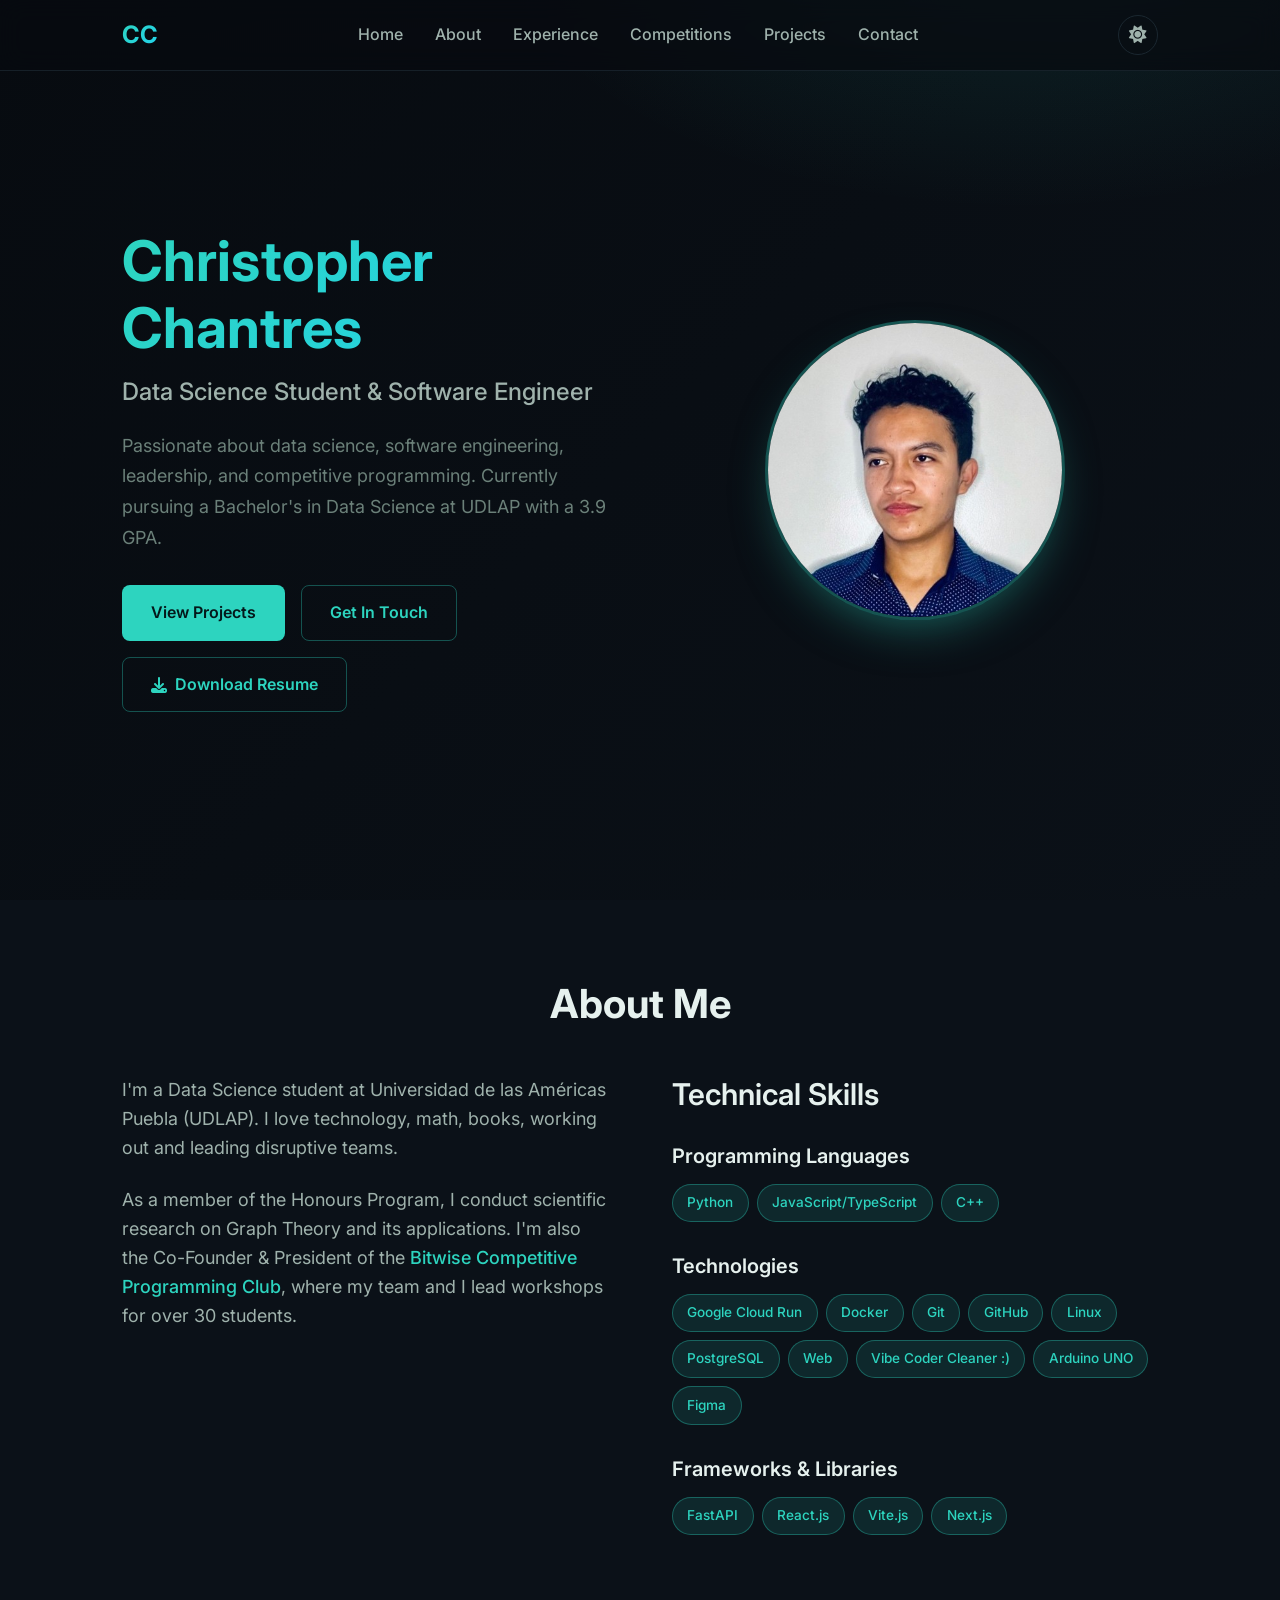
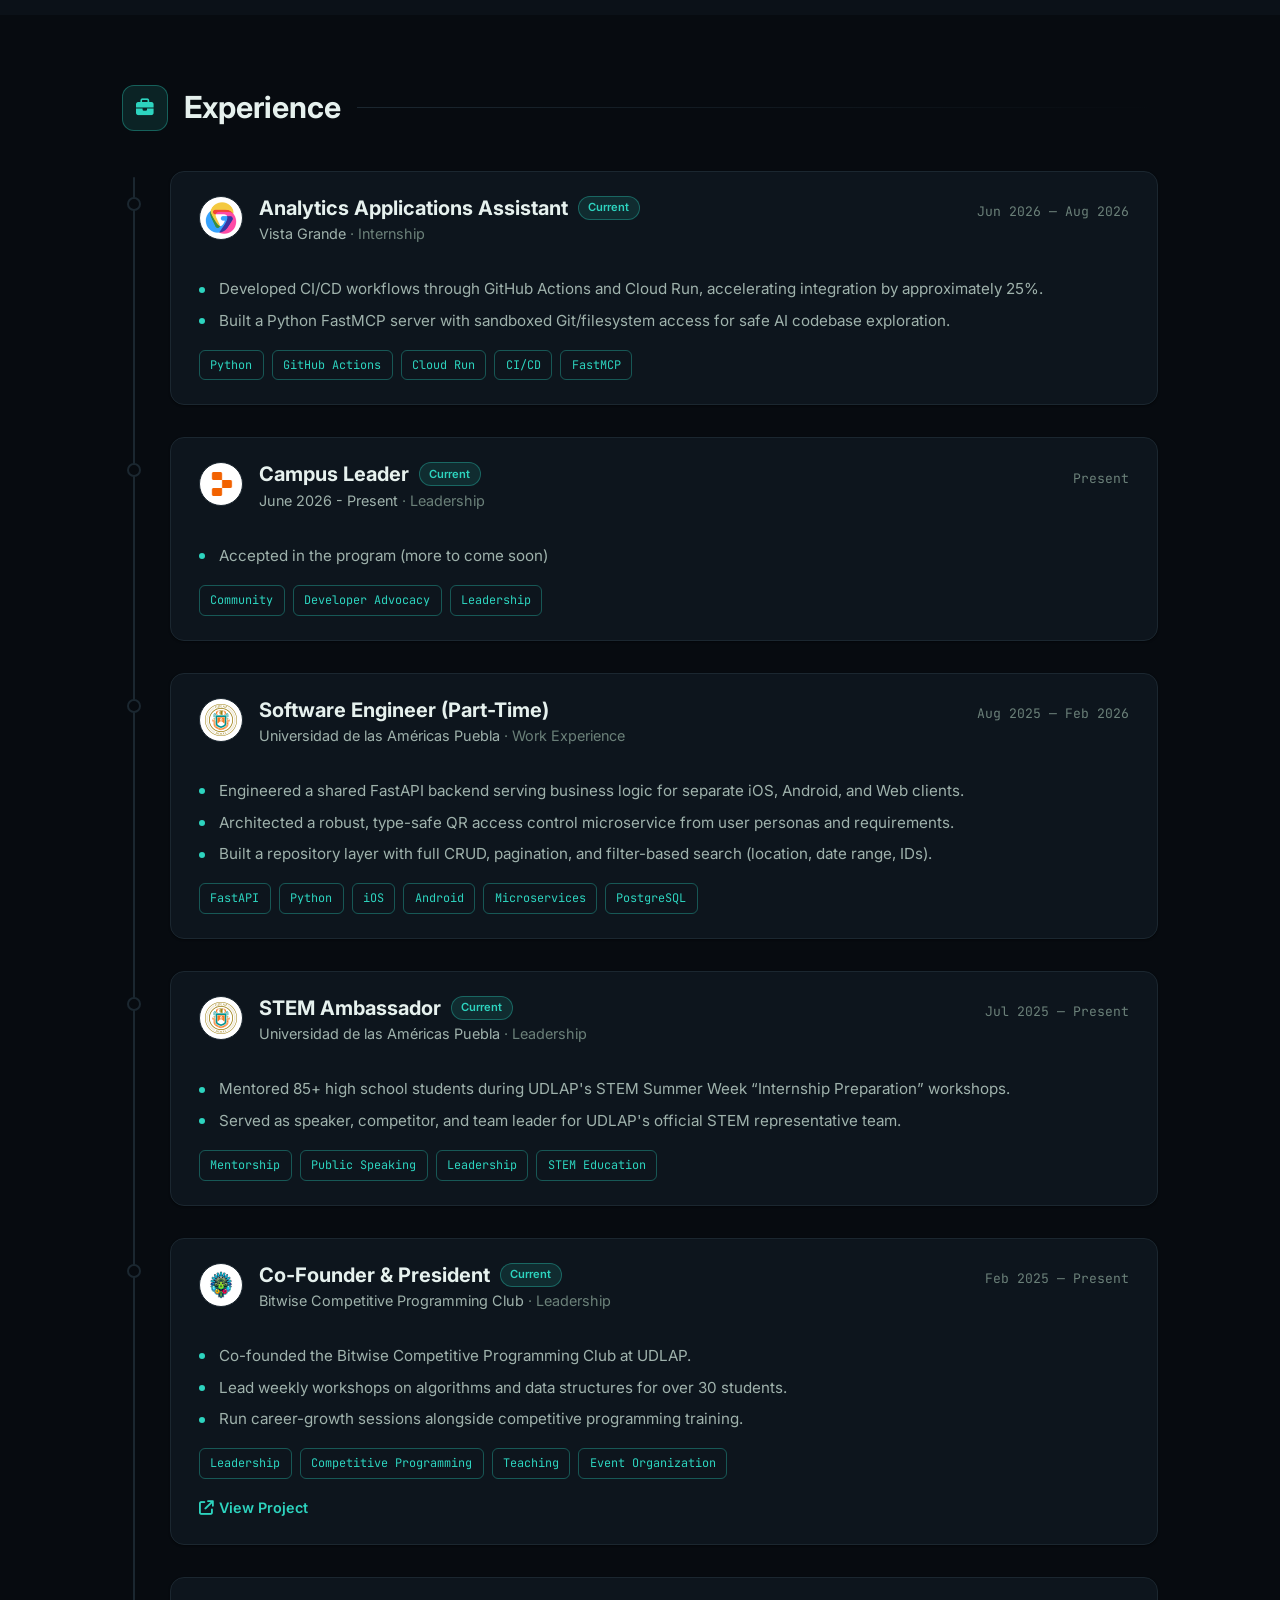
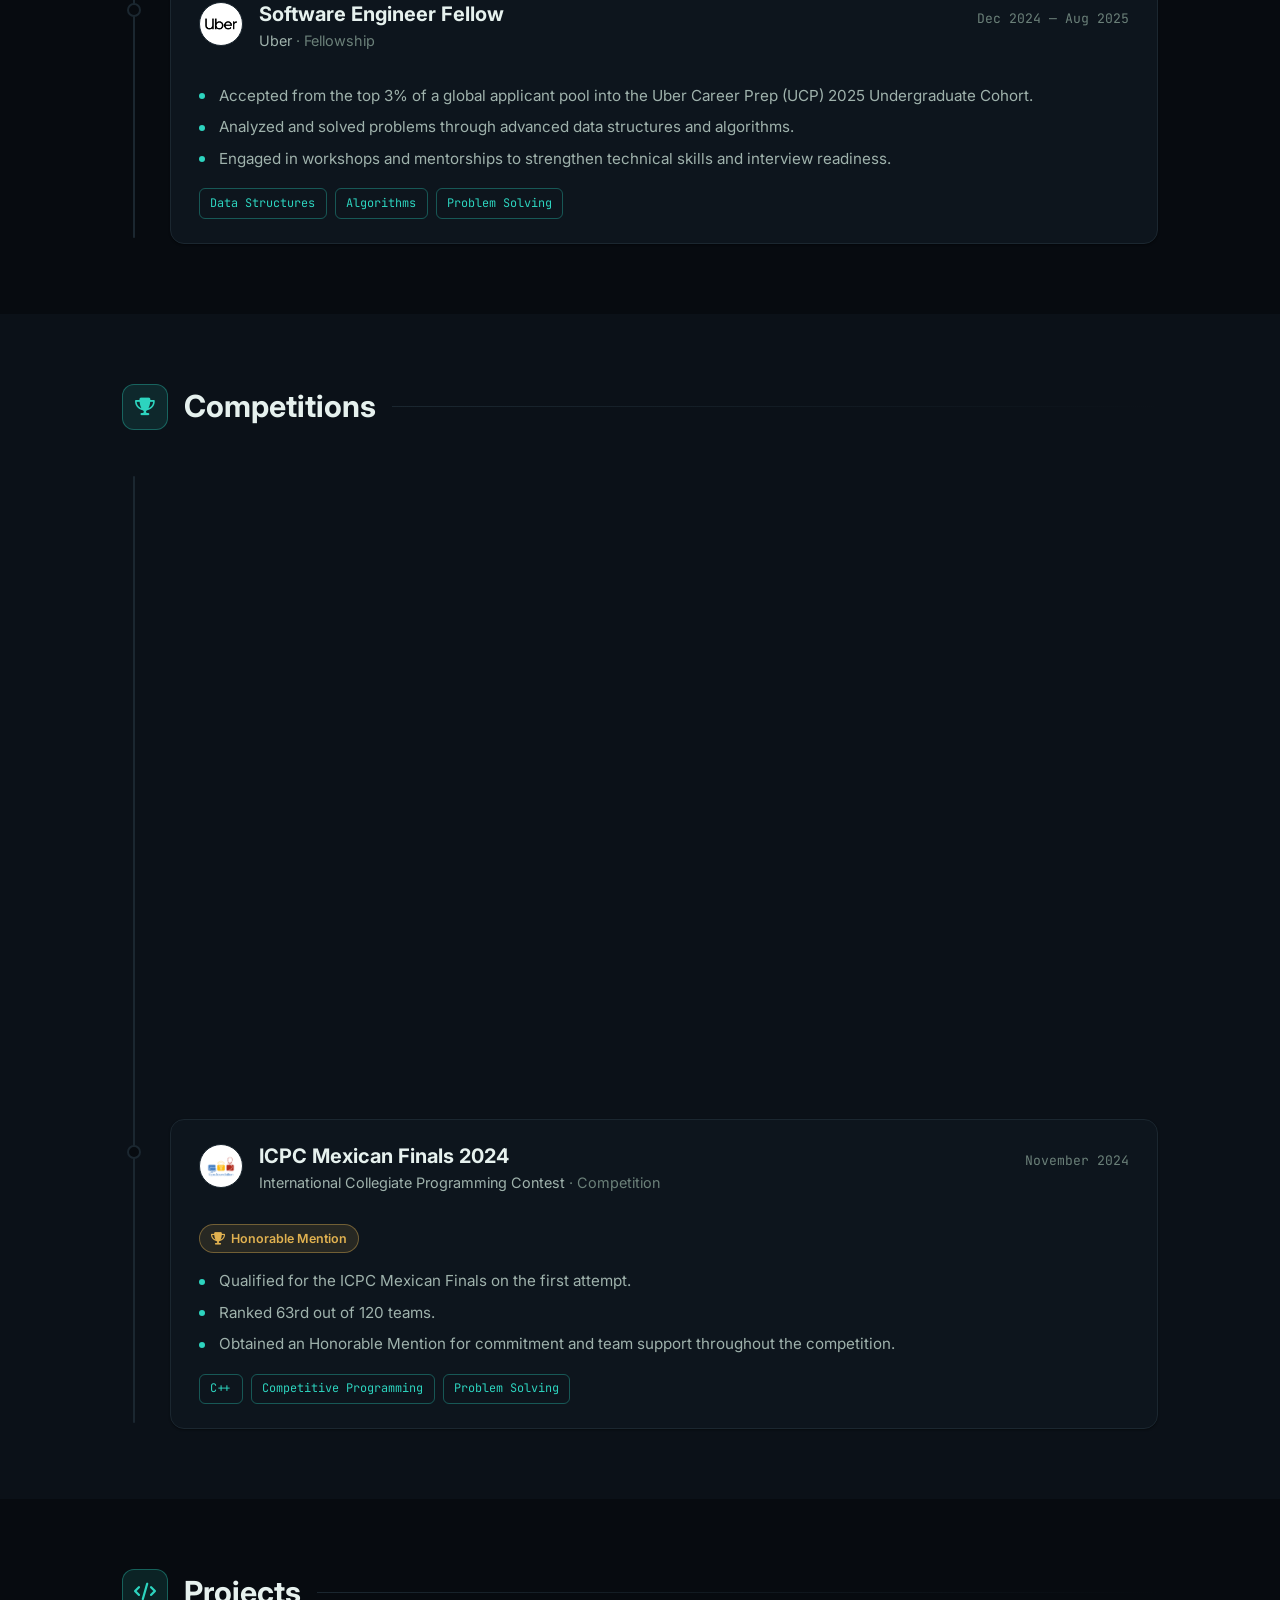
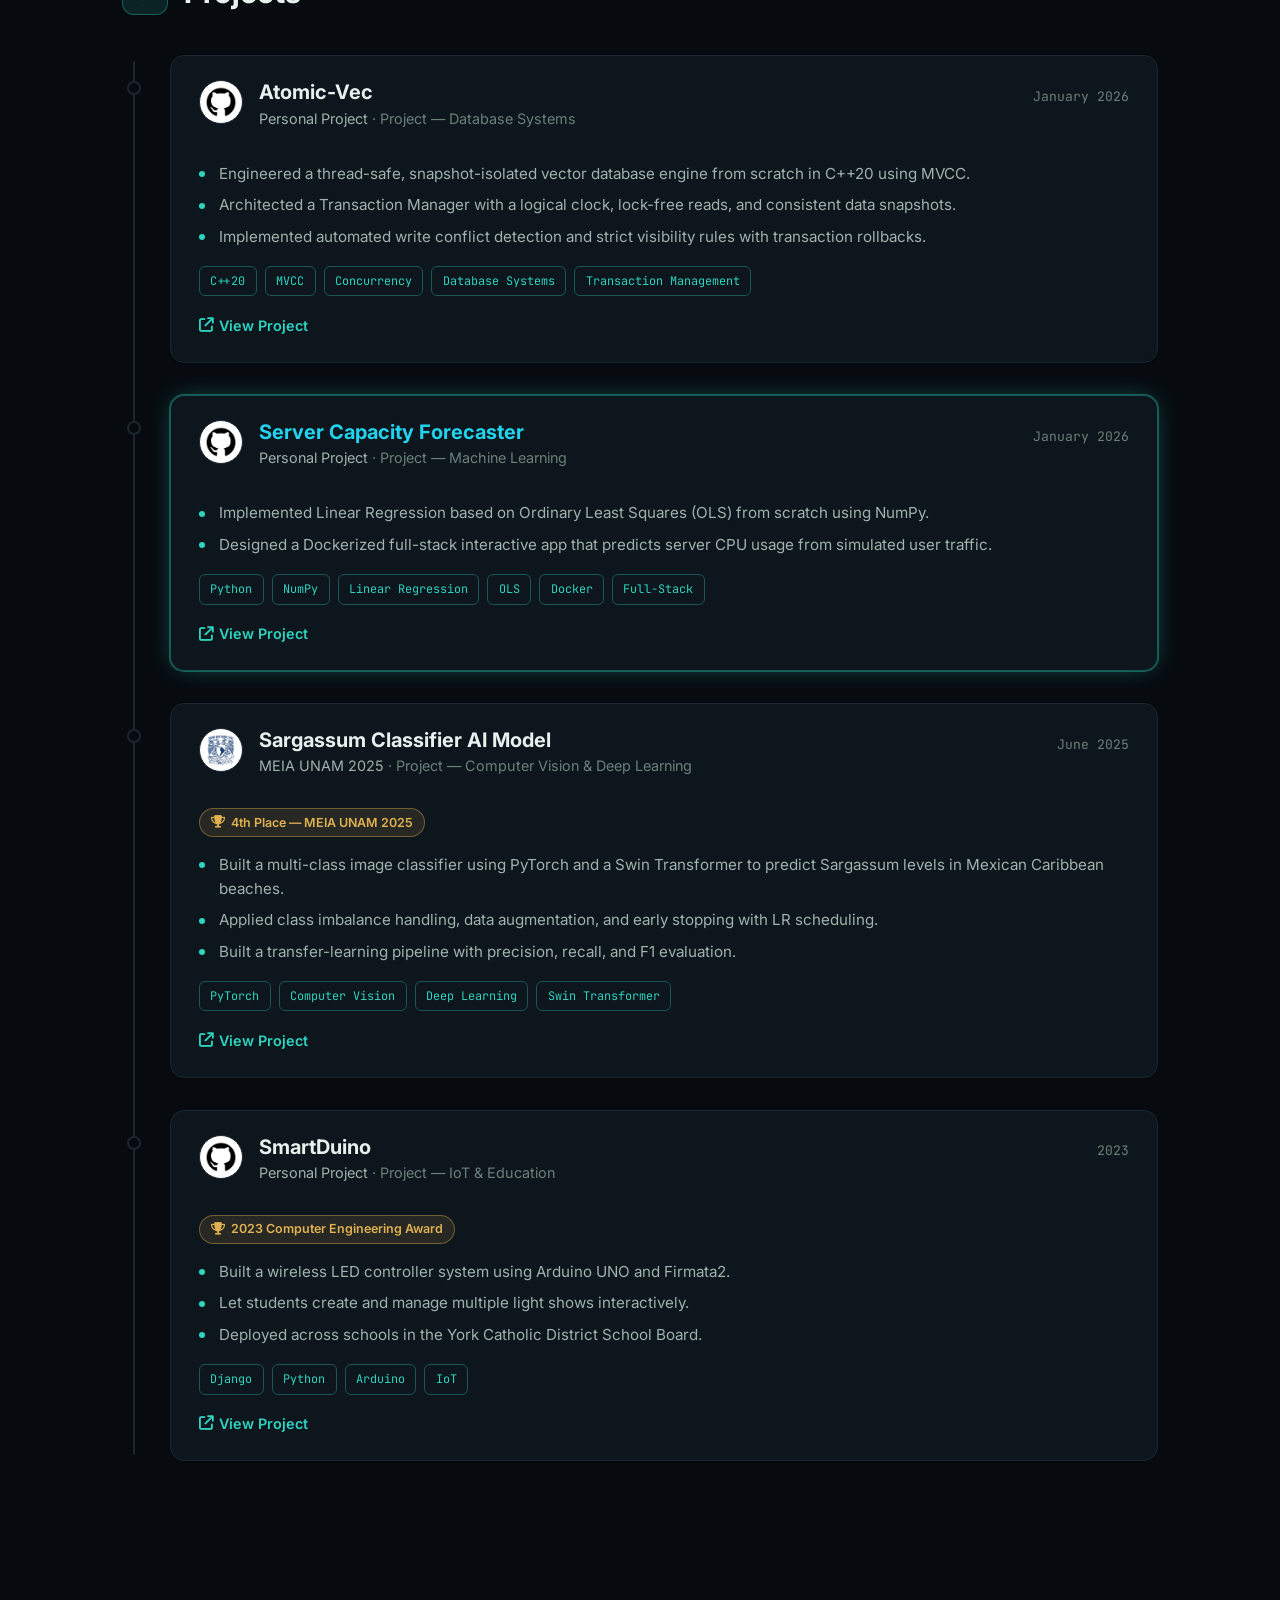
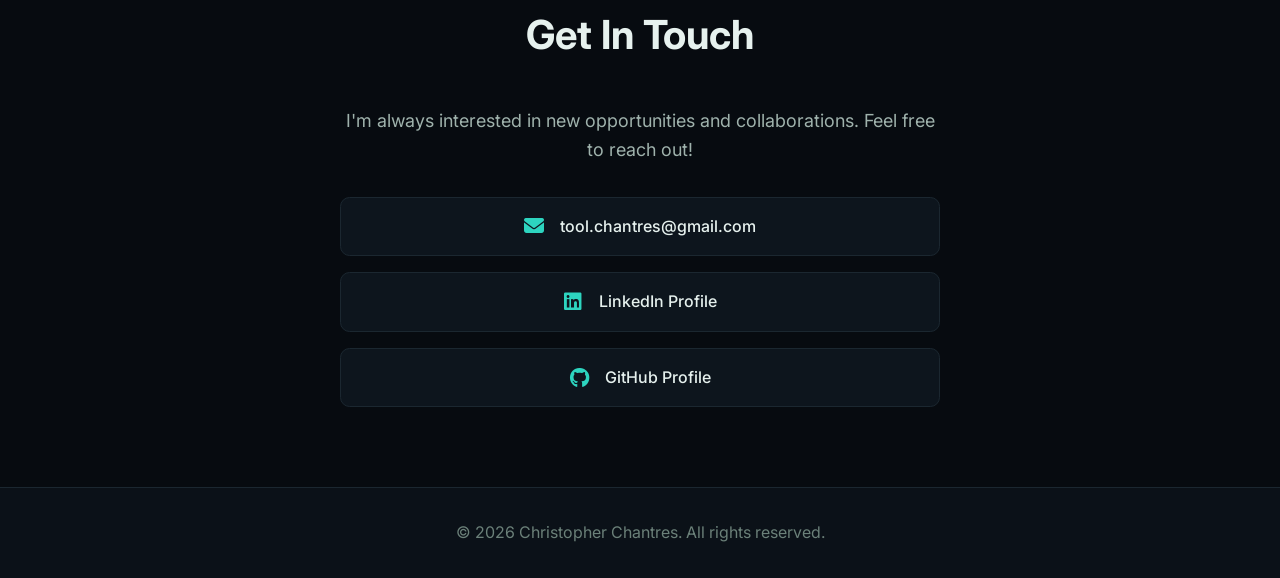
<file: index.html>
<!DOCTYPE html>
<html lang="en">
<head>
    <meta charset="UTF-8">
    <meta name="viewport" content="width=device-width, initial-scale=1.0">
    <title>Christopher Chantres - Personal Portfolio</title>
    <link rel="icon" type="image/png" href="assets/tab_image.png">
    <link rel="apple-touch-icon" href="assets/tab_image.png">
    <link rel="stylesheet" href="css/main.css">
    <link href="https://cdnjs.cloudflare.com/ajax/libs/font-awesome/6.5.1/css/all.min.css" rel="stylesheet">
    <link rel="preconnect" href="https://fonts.googleapis.com">
    <link rel="preconnect" href="https://fonts.gstatic.com" crossorigin>
    <link href="https://fonts.googleapis.com/css2?family=Inter:wght@300;400;500;600;700&family=JetBrains+Mono:wght@400;500&display=swap" rel="stylesheet">
</head>
<body>
    <!-- Navigation -->
    <nav class="navbar">
        <div class="nav-container">
            <div class="nav-logo">
                <span>CC</span>
            </div>
            <div class="nav-menu">
                <a href="#home" class="nav-link">Home</a>
                <a href="#about" class="nav-link">About</a>
                <a href="#experience" class="nav-link">Experience</a>
                <a href="#competitions" class="nav-link">Competitions</a>
                <a href="#projects" class="nav-link">Projects</a>
                <a href="#contact" class="nav-link">Contact</a>
            </div>
            <div class="theme-toggle">
                <button id="theme-toggle-btn" class="theme-btn" type="button" aria-label="Toggle color theme">
                    <i class="fas fa-sun"></i>
                </button>
            </div>
        </div>
    </nav>

    <!-- Hero Section -->
    <section id="home" class="hero">
        <div class="hero-container">
            <div class="hero-content">
                <div class="hero-text">
                    <h1 class="hero-title">Christopher Chantres</h1>
                    <h2 class="hero-subtitle"></h2>
                    <p class="hero-description"></p>
                    <div class="hero-buttons">
                        <a href="#projects" class="btn btn-primary">View Projects</a>
                        <a href="#contact" class="btn btn-secondary">Get In Touch</a>
                        <a data-resume-link href="#" download class="btn btn-secondary">
                            <i class="fas fa-download"></i> Download Resume
                        </a>
                    </div>
                </div>
                <div class="hero-image">
                    <img src="assets/me_photo.jpg" alt="Christopher Chantres" class="profile-photo">
                </div>
            </div>
        </div>
    </section>

    <!-- About Section -->
    <section id="about" class="about">
        <div class="container">
            <h2 class="section-title">About Me</h2>
            <div class="about-content">
                <div class="about-text">
                    <p>
                        I'm a Data Science student at Universidad de las Américas Puebla (UDLAP). I love technology, math, books, working out and leading disruptive teams.
                    </p>
                    <p>
                        As a member of the Honours Program, I conduct scientific research on Graph Theory and its applications.
                        I'm also the Co-Founder &amp; President of the <a href="https://www.linkedin.com/company/bitwise-competitive-programming-club/" target="_blank" rel="noopener" class="club-link">Bitwise Competitive Programming Club</a>, where my team and I lead
                        workshops for over 30 students.
                    </p>
                </div>
                <div class="skills">
                    <h3>Technical Skills</h3>
                    <div class="skill-categories">
                        <div class="skill-category">
                            <h4>Programming Languages</h4>
                            <div class="skill-tags"></div>
                        </div>
                        <div class="skill-category">
                            <h4>Technologies</h4>
                            <div class="skill-tags"></div>
                        </div>
                        <div class="skill-category">
                            <h4>Frameworks &amp; Libraries</h4>
                            <div class="skill-tags"></div>
                        </div>
                    </div>
                </div>
            </div>
        </div>
    </section>

    <!-- Experience Section -->
    <section id="experience" class="timeline-section">
        <div class="container">
            <header class="section-head">
                <span class="section-head__icon"><i class="fas fa-briefcase"></i></span>
                <h2 class="section-head__title">Experience</h2>
                <span class="section-head__rule" aria-hidden="true"></span>
            </header>
            <div class="timeline" id="experience-timeline"></div>
        </div>
    </section>

    <!-- Competitions Section -->
    <section id="competitions" class="timeline-section">
        <div class="container">
            <header class="section-head">
                <span class="section-head__icon"><i class="fas fa-trophy"></i></span>
                <h2 class="section-head__title">Competitions</h2>
                <span class="section-head__rule" aria-hidden="true"></span>
            </header>
            <div class="timeline" id="competitions-timeline"></div>
        </div>
    </section>

    <!-- Projects Section -->
    <section id="projects" class="timeline-section">
        <div class="container">
            <header class="section-head">
                <span class="section-head__icon"><i class="fas fa-code"></i></span>
                <h2 class="section-head__title">Projects</h2>
                <span class="section-head__rule" aria-hidden="true"></span>
            </header>
            <div class="timeline" id="projects-timeline"></div>
        </div>
    </section>

    <!-- Contact Section -->
    <section id="contact" class="contact">
        <div class="container">
            <h2 class="section-title">Get In Touch</h2>
            <div class="contact-content">
                <div class="contact-info">
                    <p>I'm always interested in new opportunities and collaborations. Feel free to reach out!</p>
                    <div class="contact-methods"></div>
                </div>
            </div>
        </div>
    </section>

    <!-- Footer -->
    <footer class="footer">
        <div class="container">
            <p>&copy; 2026 Christopher Chantres. All rights reserved.</p>
        </div>
    </footer>

    <script type="module" src="js/main.js"></script>
</body>
</html>
</file>
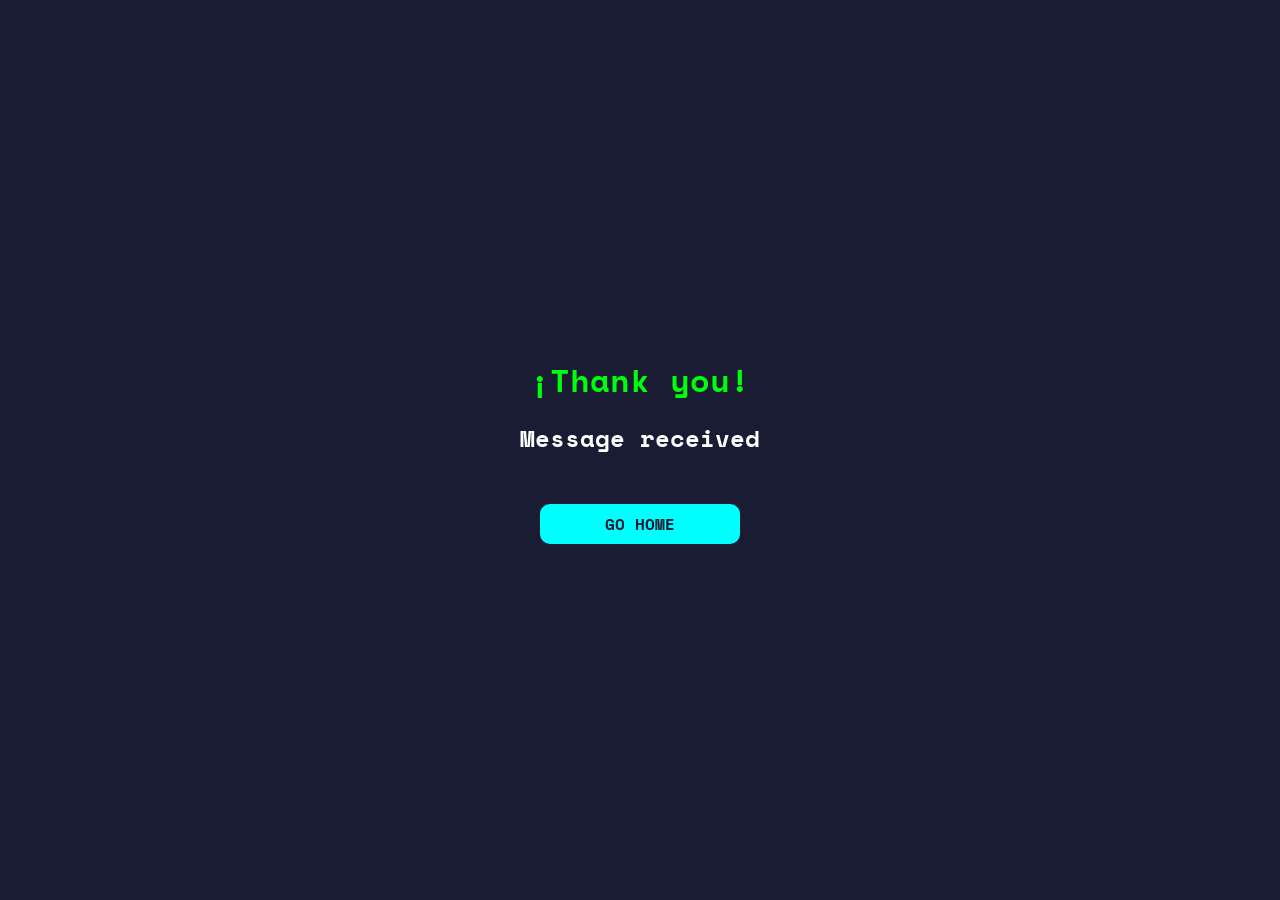
<file: thanks.html>
<!DOCTYPE html>
<html lang="en">
    <head>
        <meta charset="UTF-8">
        <meta http-equiv="X-UA-Compatible" content="IE=edge">
        <meta name="viewport" content="width=device-width, initial-scale=1.0">
        <link rel="stylesheet" href="css/styles_thanks.css">
        <link rel="shortcut icon" href="./images/tab.png">
        <title>Christopher | Thank you</title>
    </head>
    <body>
        <main>
            <h1 class="thanks">¡Thank you!</h1>
            <h2 class="msg">Message received</h1>
            <a class="go_home" href="index.html">GO HOME</a>
        </main>
    </body>
</html>
</file>
<file: css/main.css>
/* Entry stylesheet — imports all modular styles in cascade order.
   Order matters: tokens first, then base, then components. */

@import url('tokens.css');
@import url('base.css');
@import url('navbar.css');
@import url('hero.css');
@import url('about.css');
@import url('timeline.css');
@import url('contact.css');
@import url('responsive.css');
</file>
<file: css/styles_thanks.css>
@import url('https://fonts.googleapis.com/css2?family=Lobster&family=Space+Mono&display=swap');

:root {
    --background-color: #191c32;
    --fontcolor-green: rgb(0, 255, 13);
    --color-aqua: aqua;
}

* {
    margin: 0;
    padding: 0;
    box-sizing: border-box;
}

body {
    font-family: 'Space Mono', monospace;
}

main {
    background-color: var(--background-color);
    display: flex;
    flex-direction: column;
    align-items: center;
    justify-content: center;
    width: 100vw;
    height: 100vh;
}

.thanks {
    color: var(--fontcolor-green);
    margin-bottom: 0.5em;
}

.msg {
    color: white;
    margin-bottom: 2em;
}

.go_home {
    background-color: var(--color-aqua);
    color: var(--background-color);
    font-weight: bold;
    display: flex;
    align-items: center;
    justify-content: center;
    text-align: center;
    width: 200px;
    height: 40px;
    border-radius: 10px;
    text-decoration: none;
}

.go_home:hover {
    background-color: rgb(0, 255, 170);
    transition: all 0.5s ease-out;
}

.go_home:active {
    background-color: var(--fontcolor-green);
    transition: all 0.3s ease-out;
}
</file>
